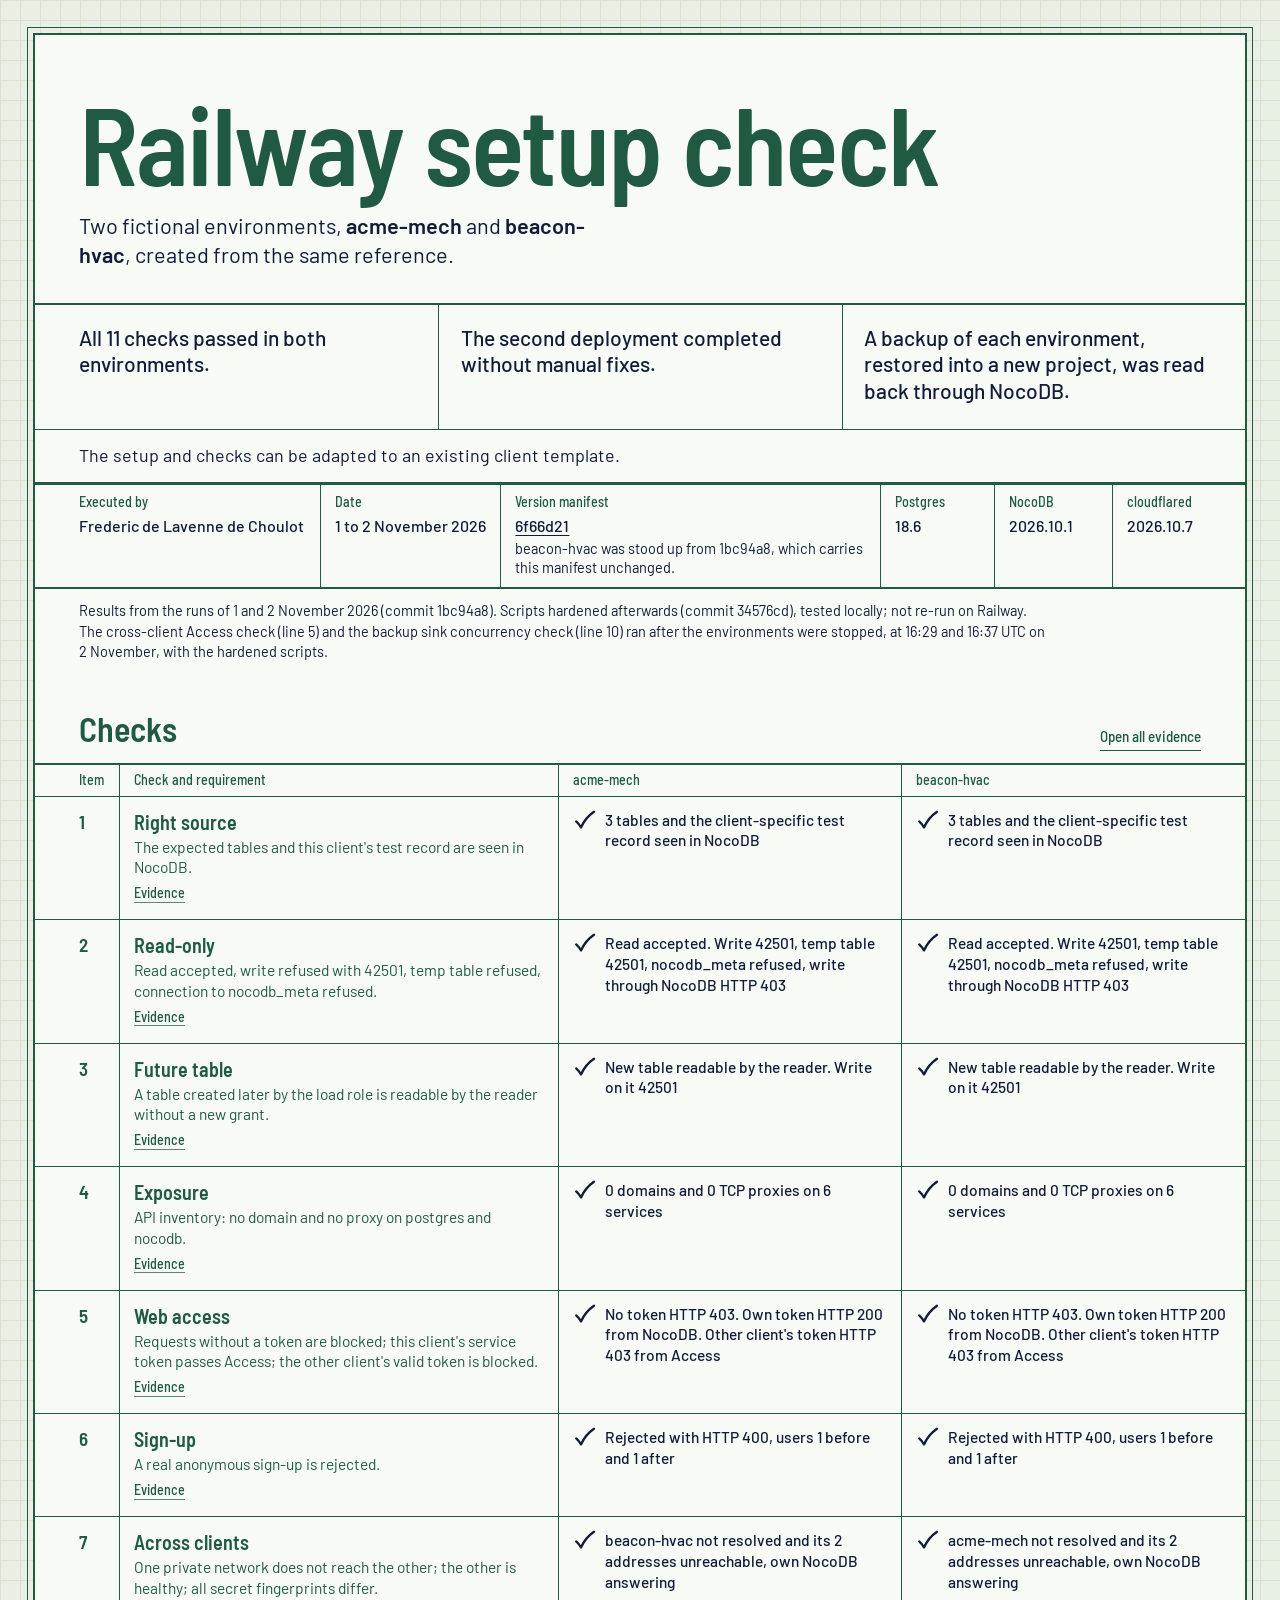
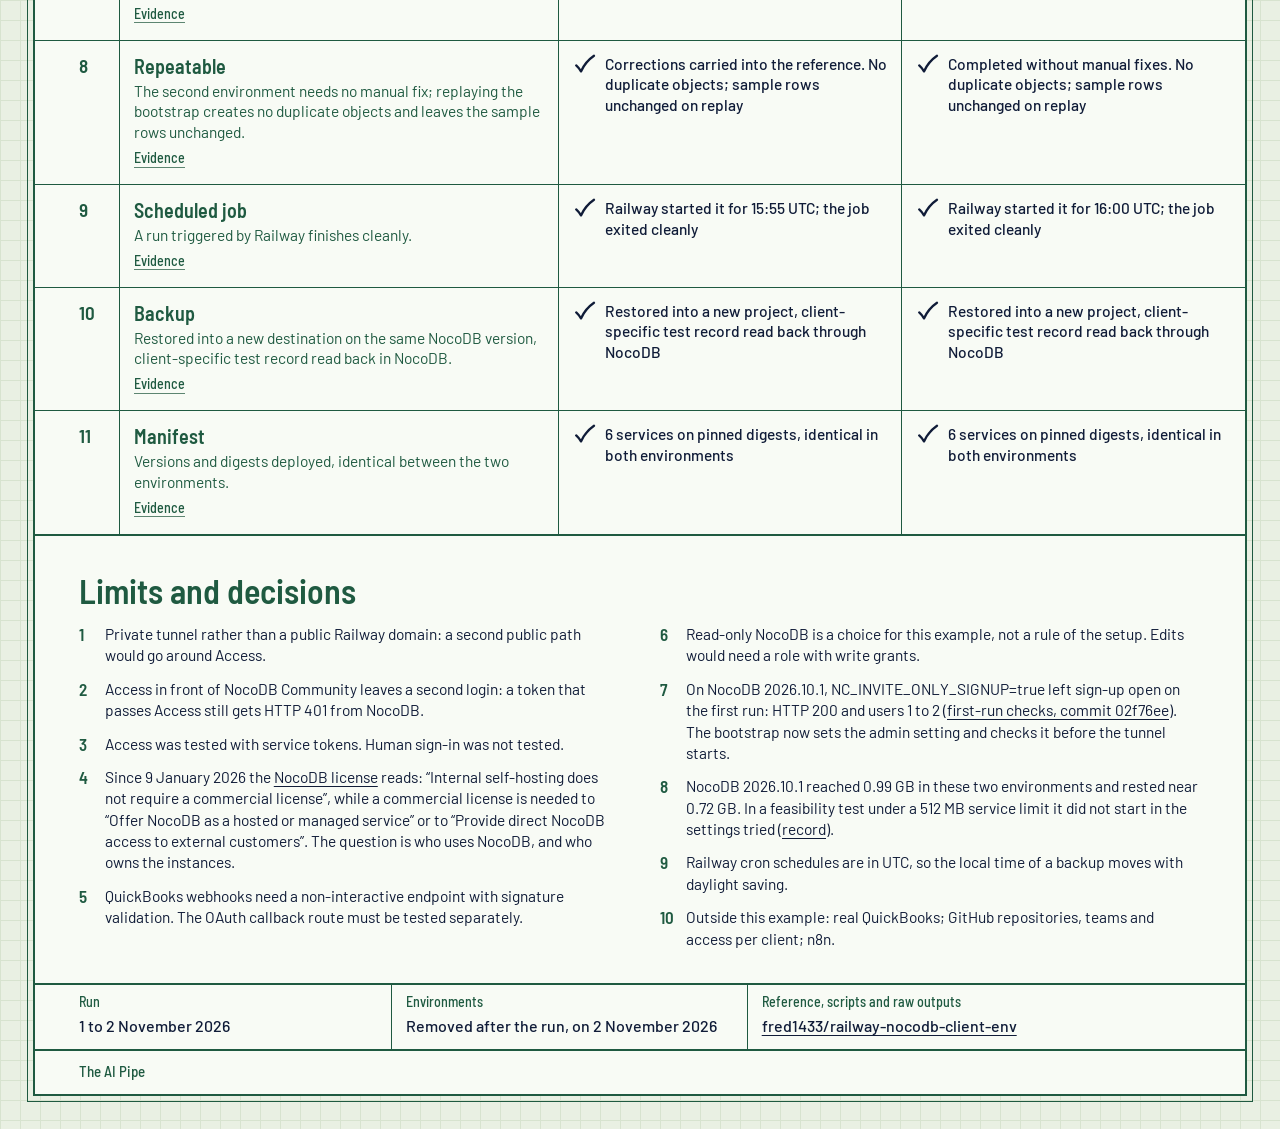
<file: page/site/index.html>
<!doctype html>
<html lang="en">
<head>
<meta charset="utf-8">
<meta name="viewport" content="width=device-width, initial-scale=1">
<meta name="robots" content="noindex, nofollow">
<title>Railway setup check</title>
<meta name="description" content="Two fictional client environments created from the same reference, checked on Railway, then removed.">
<link rel="icon" href="favicon.svg" type="image/svg+xml">
<link rel="icon" href="favicon.png" type="image/png">
<link rel="preconnect" href="https://fonts.googleapis.com">
<link rel="preconnect" href="https://fonts.gstatic.com" crossorigin>
<link href="https://fonts.googleapis.com/css2?family=Barlow:ital,wght@0,400;0,500;0,600;1,400&family=Barlow+Semi+Condensed:wght@500;600&family=IBM+Plex+Mono:wght@400&display=swap" rel="stylesheet">
<link rel="stylesheet" href="style.css">
</head>
<body>
<main class="sheet">
  <header class="title">
    <h1>Railway setup check</h1>
    <p class="scope">Two fictional environments, <b>acme-mech</b> and <b>beacon-hvac</b>, created from the same reference.</p>
  </header>

  <section class="findings" aria-label="Results">
    <p class="finding">All 11 checks passed in both environments.</p>
    <p class="finding">The second deployment completed without manual fixes.</p>
    <p class="finding">A backup of each environment, restored into a new project, was read back through NocoDB.</p>
  </section>
  <p class="adapt">The setup and checks can be adapted to an existing client template.</p>

  <dl class="fields">
    <div><dt>Executed by</dt><dd>Frederic de Lavenne de Choulot</dd></div>
    <div><dt>Date</dt><dd>1 to 2 November 2026</dd></div>
    <div class="wide"><dt>Version manifest</dt><dd><a href="https://github.com/fred1433/railway-nocodb-client-env/blob/6f66d21/reference/versions.lock.json">6f66d21</a> <span class="aside">beacon-hvac was stood up from 1bc94a8, which carries this manifest unchanged.</span></dd></div>
    <div><dt>Postgres</dt><dd>18.6</dd></div>
    <div><dt>NocoDB</dt><dd>2026.10.1</dd></div>
    <div><dt>cloudflared</dt><dd>2026.10.7</dd></div>
  </dl>
  <p class="provenance">Results from the runs of 1 and 2 November 2026 (commit 1bc94a8). Scripts hardened afterwards (commit 34576cd), tested locally; not re-run on Railway. The cross-client Access check (line 5) and the backup sink concurrency check (line 10) ran after the environments were stopped, at 16:29 and 16:37 UTC on 2 November, with the hardened scripts.</p>

  <section class="checks" aria-label="Checks">
    <div class="checks-head">
      <h2>Checks</h2>
      <button type="button" id="toggle-all" aria-pressed="false">Open all evidence</button>
    </div>
    <div class="row-head" aria-hidden="true">
      <span>Item</span><span>Check and requirement</span><span>acme-mech</span><span>beacon-hvac</span>
    </div>
    <details class="row">
      <summary>
        <span class="num">1</span>
        <span class="what"><h3>Right source</h3><p>The expected tables and this client&#x27;s test record are seen in NocoDB.</p><span class="open">Evidence</span></span>
        <span class="cell cell-a"><svg viewBox="0 0 24 22" aria-hidden="true"><path d="M3.2 12.4c1.7 1.5 3.3 3.4 4.8 6 3-6.6 7.3-11.7 13-15.6" fill="none" stroke="currentColor" stroke-width="2.3" stroke-linecap="round" stroke-linejoin="round"/></svg><span><span class="client-tag">acme-mech</span>3 tables and the client-specific test record seen in NocoDB</span></span>
        <span class="cell cell-b"><svg viewBox="0 0 24 22" aria-hidden="true"><path d="M3.2 12.4c1.7 1.5 3.3 3.4 4.8 6 3-6.6 7.3-11.7 13-15.6" fill="none" stroke="currentColor" stroke-width="2.3" stroke-linecap="round" stroke-linejoin="round"/></svg><span><span class="client-tag">beacon-hvac</span>3 tables and the client-specific test record seen in NocoDB</span></span>
      </summary>
      <div class="evidence">
        <div class="ev-col"><h4>acme-mech</h4><div class="ev"><div class="req">accounts, client_marker, monthly_close</div><div class="obs">accounts, client_marker, monthly_close</div><code>GET /api/v2/meta/bases/{base}/tables</code></div><div class="ev"><div class="req">client-specific test record</div><div class="obs">acme-mech witness row 0001</div><code>GET /api/v2/tables/{client_marker}/records</code></div></div>
        <div class="ev-col"><h4>beacon-hvac</h4><div class="ev"><div class="req">accounts, client_marker, monthly_close</div><div class="obs">accounts, client_marker, monthly_close</div><code>GET /api/v2/meta/bases/{base}/tables</code></div><div class="ev"><div class="req">client-specific test record</div><div class="obs">beacon-hvac witness row 0001</div><code>GET /api/v2/tables/{client_marker}/records</code></div></div>
      </div>
    </details>
<details class="row">
      <summary>
        <span class="num">2</span>
        <span class="what"><h3>Read-only</h3><p>Read accepted, write refused with 42501, temp table refused, connection to nocodb_meta refused.</p><span class="open">Evidence</span></span>
        <span class="cell cell-a"><svg viewBox="0 0 24 22" aria-hidden="true"><path d="M3.2 12.4c1.7 1.5 3.3 3.4 4.8 6 3-6.6 7.3-11.7 13-15.6" fill="none" stroke="currentColor" stroke-width="2.3" stroke-linecap="round" stroke-linejoin="round"/></svg><span><span class="client-tag">acme-mech</span>Read accepted. Write 42501, temp table 42501, nocodb_meta refused, write through NocoDB HTTP 403</span></span>
        <span class="cell cell-b"><svg viewBox="0 0 24 22" aria-hidden="true"><path d="M3.2 12.4c1.7 1.5 3.3 3.4 4.8 6 3-6.6 7.3-11.7 13-15.6" fill="none" stroke="currentColor" stroke-width="2.3" stroke-linecap="round" stroke-linejoin="round"/></svg><span><span class="client-tag">beacon-hvac</span>Read accepted. Write 42501, temp table 42501, nocodb_meta refused, write through NocoDB HTTP 403</span></span>
      </summary>
      <div class="evidence">
        <div class="ev-col"><h4>acme-mech</h4><div class="ev"><div class="req">the client-specific test record is readable</div><div class="obs">acme-mech witness row 0001</div><code>SELECT marker FROM client_marker</code></div><div class="ev"><div class="req">42501</div><div class="obs">42501 permission denied for table accounts</div><code>INSERT INTO accounts</code></div><div class="ev"><div class="req">42501</div><div class="obs">42501 permission denied to create temporary tables in database &quot;client_data&quot;</div><code>CREATE TEMP TABLE</code></div><div class="ev"><div class="req">connection refused by the server</div><div class="obs">FATAL:  permission denied for database &quot;nocodb_meta&quot;</div><code>connect as nocodb_reader to nocodb_meta</code></div><div class="ev"><div class="req">write through NocoDB refused</div><div class="obs">HTTP 403 ERR_FORBIDDEN: Forbidden - Source &#x27;client_data_ro&#x27; is read-only</div><code>POST /api/v2/tables/{accounts}/records</code></div></div>
        <div class="ev-col"><h4>beacon-hvac</h4><div class="ev"><div class="req">the client-specific test record is readable</div><div class="obs">beacon-hvac witness row 0001</div><code>SELECT marker FROM client_marker</code></div><div class="ev"><div class="req">42501</div><div class="obs">42501 permission denied for table accounts</div><code>INSERT INTO accounts</code></div><div class="ev"><div class="req">42501</div><div class="obs">42501 permission denied to create temporary tables in database &quot;client_data&quot;</div><code>CREATE TEMP TABLE</code></div><div class="ev"><div class="req">connection refused by the server</div><div class="obs">FATAL:  permission denied for database &quot;nocodb_meta&quot;</div><code>connect as nocodb_reader to nocodb_meta</code></div><div class="ev"><div class="req">write through NocoDB refused</div><div class="obs">HTTP 403 ERR_FORBIDDEN: Forbidden - Source &#x27;client_data_ro&#x27; is read-only</div><code>POST /api/v2/tables/{accounts}/records</code></div></div>
      </div>
    </details>
<details class="row">
      <summary>
        <span class="num">3</span>
        <span class="what"><h3>Future table</h3><p>A table created later by the load role is readable by the reader without a new grant.</p><span class="open">Evidence</span></span>
        <span class="cell cell-a"><svg viewBox="0 0 24 22" aria-hidden="true"><path d="M3.2 12.4c1.7 1.5 3.3 3.4 4.8 6 3-6.6 7.3-11.7 13-15.6" fill="none" stroke="currentColor" stroke-width="2.3" stroke-linecap="round" stroke-linejoin="round"/></svg><span><span class="client-tag">acme-mech</span>New table readable by the reader. Write on it 42501</span></span>
        <span class="cell cell-b"><svg viewBox="0 0 24 22" aria-hidden="true"><path d="M3.2 12.4c1.7 1.5 3.3 3.4 4.8 6 3-6.6 7.3-11.7 13-15.6" fill="none" stroke="currentColor" stroke-width="2.3" stroke-linecap="round" stroke-linejoin="round"/></svg><span><span class="client-tag">beacon-hvac</span>New table readable by the reader. Write on it 42501</span></span>
      </summary>
      <div class="evidence">
        <div class="ev-col"><h4>acme-mech</h4><div class="ev"><div class="req">row readable by the reader</div><div class="obs">nocodb_reader read the row that client_loader inserted after the grants</div><code>client_loader: CREATE TABLE; nocodb_reader: SELECT</code></div><div class="ev"><div class="req">42501</div><div class="obs">42501 permission denied for table future_probe_1793634574</div><code>nocodb_reader: INSERT on the new table</code></div></div>
        <div class="ev-col"><h4>beacon-hvac</h4><div class="ev"><div class="req">row readable by the reader</div><div class="obs">nocodb_reader read the row that client_loader inserted after the grants</div><code>client_loader: CREATE TABLE; nocodb_reader: SELECT</code></div><div class="ev"><div class="req">42501</div><div class="obs">42501 permission denied for table future_probe_1793634596</div><code>nocodb_reader: INSERT on the new table</code></div></div>
      </div>
    </details>
<details class="row">
      <summary>
        <span class="num">4</span>
        <span class="what"><h3>Exposure</h3><p>API inventory: no domain and no proxy on postgres and nocodb.</p><span class="open">Evidence</span></span>
        <span class="cell cell-a"><svg viewBox="0 0 24 22" aria-hidden="true"><path d="M3.2 12.4c1.7 1.5 3.3 3.4 4.8 6 3-6.6 7.3-11.7 13-15.6" fill="none" stroke="currentColor" stroke-width="2.3" stroke-linecap="round" stroke-linejoin="round"/></svg><span><span class="client-tag">acme-mech</span>0 domains and 0 TCP proxies on 6 services</span></span>
        <span class="cell cell-b"><svg viewBox="0 0 24 22" aria-hidden="true"><path d="M3.2 12.4c1.7 1.5 3.3 3.4 4.8 6 3-6.6 7.3-11.7 13-15.6" fill="none" stroke="currentColor" stroke-width="2.3" stroke-linecap="round" stroke-linejoin="round"/></svg><span><span class="client-tag">beacon-hvac</span>0 domains and 0 TCP proxies on 6 services</span></span>
      </summary>
      <div class="evidence">
        <div class="ev-col"><h4>acme-mech</h4><div class="ev"><div class="req">no domain and no proxy on postgres and nocodb</div><div class="obs">read from the Railway API at 2026-11-02 16:04:50 UTC</div><code>GraphQL: domains and tcpProxies, per service</code><pre>backup: 0 domains, 0 TCP proxies
bootstrap: 0 domains, 0 TCP proxies
checks: 0 domains, 0 TCP proxies
cloudflared: 0 domains, 0 TCP proxies
nocodb: 0 domains, 0 TCP proxies
postgres: 0 domains, 0 TCP proxies</pre></div></div>
        <div class="ev-col"><h4>beacon-hvac</h4><div class="ev"><div class="req">no domain and no proxy on postgres and nocodb</div><div class="obs">read from the Railway API at 2026-11-02 16:04:50 UTC</div><code>GraphQL: domains and tcpProxies, per service</code><pre>backup: 0 domains, 0 TCP proxies
bootstrap: 0 domains, 0 TCP proxies
checks: 0 domains, 0 TCP proxies
cloudflared: 0 domains, 0 TCP proxies
nocodb: 0 domains, 0 TCP proxies
postgres: 0 domains, 0 TCP proxies</pre></div></div>
      </div>
    </details>
<details class="row">
      <summary>
        <span class="num">5</span>
        <span class="what"><h3>Web access</h3><p>Requests without a token are blocked; this client&#x27;s service token passes Access; the other client&#x27;s valid token is blocked.</p><span class="open">Evidence</span></span>
        <span class="cell cell-a"><svg viewBox="0 0 24 22" aria-hidden="true"><path d="M3.2 12.4c1.7 1.5 3.3 3.4 4.8 6 3-6.6 7.3-11.7 13-15.6" fill="none" stroke="currentColor" stroke-width="2.3" stroke-linecap="round" stroke-linejoin="round"/></svg><span><span class="client-tag">acme-mech</span>No token HTTP 403. Own token HTTP 200 from NocoDB. Other client&#x27;s token HTTP 403 from Access</span></span>
        <span class="cell cell-b"><svg viewBox="0 0 24 22" aria-hidden="true"><path d="M3.2 12.4c1.7 1.5 3.3 3.4 4.8 6 3-6.6 7.3-11.7 13-15.6" fill="none" stroke="currentColor" stroke-width="2.3" stroke-linecap="round" stroke-linejoin="round"/></svg><span><span class="client-tag">beacon-hvac</span>No token HTTP 403. Own token HTTP 200 from NocoDB. Other client&#x27;s token HTTP 403 from Access</span></span>
      </summary>
      <div class="evidence">
        <div class="ev-col"><h4>acme-mech</h4><div class="ev"><div class="req">request without a token blocked</div><div class="obs">HTTP 403, no redirect</div><code>GET https://railway-check-a.theaipipe.com/api/v1/health; checked at 2026-11-02 15:50:46 UTC, environments running</code></div><div class="ev"><div class="req">this client&#x27;s service token passes Access and NocoDB answers</div><div class="obs">HTTP 200, NocoDB health OK, up 146 s</div><code>same request with the allowed service token</code></div><div class="ev"><div class="req">the other client&#x27;s valid service token blocked by Access</div><div class="obs">HTTP 403, refused by Cloudflare Access</div><code>same request with the other client&#x27;s service token; checked at 2026-11-02 16:29:06 UTC, environments stopped</code><pre>at the same time:
no token: HTTP 403, refused by Cloudflare Access
this client&#x27;s token: HTTP 530, passed Access, Cloudflare reports the tunnel origin down (error code: 1033)</pre></div><div class="ev"><div class="req">a token in no policy refused (same 403 as an invalid token)</div><div class="obs">HTTP 403, no redirect</div><code>same request with a valid token outside the policy</code></div></div>
        <div class="ev-col"><h4>beacon-hvac</h4><div class="ev"><div class="req">request without a token blocked</div><div class="obs">HTTP 403, no redirect</div><code>GET https://railway-check-b.theaipipe.com/api/v1/health; checked at 2026-11-02 15:50:49 UTC, environments running</code></div><div class="ev"><div class="req">this client&#x27;s service token passes Access and NocoDB answers</div><div class="obs">HTTP 200, NocoDB health OK, up 243 s</div><code>same request with the allowed service token</code></div><div class="ev"><div class="req">the other client&#x27;s valid service token blocked by Access</div><div class="obs">HTTP 403, refused by Cloudflare Access</div><code>same request with the other client&#x27;s service token; checked at 2026-11-02 16:29:07 UTC, environments stopped</code><pre>at the same time:
no token: HTTP 403, refused by Cloudflare Access
this client&#x27;s token: HTTP 530, passed Access, Cloudflare reports the tunnel origin down (error code: 1033)</pre></div><div class="ev"><div class="req">a token in no policy refused (same 403 as an invalid token)</div><div class="obs">HTTP 403, no redirect</div><code>same request with a valid token outside the policy</code></div></div>
      </div>
    </details>
<details class="row">
      <summary>
        <span class="num">6</span>
        <span class="what"><h3>Sign-up</h3><p>A real anonymous sign-up is rejected.</p><span class="open">Evidence</span></span>
        <span class="cell cell-a"><svg viewBox="0 0 24 22" aria-hidden="true"><path d="M3.2 12.4c1.7 1.5 3.3 3.4 4.8 6 3-6.6 7.3-11.7 13-15.6" fill="none" stroke="currentColor" stroke-width="2.3" stroke-linecap="round" stroke-linejoin="round"/></svg><span><span class="client-tag">acme-mech</span>Rejected with HTTP 400, users 1 before and 1 after</span></span>
        <span class="cell cell-b"><svg viewBox="0 0 24 22" aria-hidden="true"><path d="M3.2 12.4c1.7 1.5 3.3 3.4 4.8 6 3-6.6 7.3-11.7 13-15.6" fill="none" stroke="currentColor" stroke-width="2.3" stroke-linecap="round" stroke-linejoin="round"/></svg><span><span class="client-tag">beacon-hvac</span>Rejected with HTTP 400, users 1 before and 1 after</span></span>
      </summary>
      <div class="evidence">
        <div class="ev-col"><h4>acme-mech</h4><div class="ev"><div class="req">admin sign-in answers 200</div><div class="obs">HTTP 200</div><code>POST /api/v1/auth/user/signin (admin)</code></div><div class="ev"><div class="req">anonymous sign-up rejected, user count unchanged</div><div class="obs">HTTP 400 “Not allowed to signup, contact super admin.” Users 1 before, 1 after.</div><code>POST /api/v1/auth/user/signup</code></div></div>
        <div class="ev-col"><h4>beacon-hvac</h4><div class="ev"><div class="req">admin sign-in answers 200</div><div class="obs">HTTP 200</div><code>POST /api/v1/auth/user/signin (admin)</code></div><div class="ev"><div class="req">anonymous sign-up rejected, user count unchanged</div><div class="obs">HTTP 400 “Not allowed to signup, contact super admin.” Users 1 before, 1 after.</div><code>POST /api/v1/auth/user/signup</code></div></div>
      </div>
    </details>
<details class="row">
      <summary>
        <span class="num">7</span>
        <span class="what"><h3>Across clients</h3><p>One private network does not reach the other; the other is healthy; all secret fingerprints differ.</p><span class="open">Evidence</span></span>
        <span class="cell cell-a"><svg viewBox="0 0 24 22" aria-hidden="true"><path d="M3.2 12.4c1.7 1.5 3.3 3.4 4.8 6 3-6.6 7.3-11.7 13-15.6" fill="none" stroke="currentColor" stroke-width="2.3" stroke-linecap="round" stroke-linejoin="round"/></svg><span><span class="client-tag">acme-mech</span>beacon-hvac not resolved and its 2 addresses unreachable, own NocoDB answering</span></span>
        <span class="cell cell-b"><svg viewBox="0 0 24 22" aria-hidden="true"><path d="M3.2 12.4c1.7 1.5 3.3 3.4 4.8 6 3-6.6 7.3-11.7 13-15.6" fill="none" stroke="currentColor" stroke-width="2.3" stroke-linecap="round" stroke-linejoin="round"/></svg><span><span class="client-tag">beacon-hvac</span>acme-mech not resolved and its 2 addresses unreachable, own NocoDB answering</span></span>
      </summary>
      <div class="evidence">
        <div class="ev-col"><h4>acme-mech</h4><div class="ev"><div class="req">own private host resolves and answers</div><div class="obs">resolves to 10.139.159.228, fd12:aa30:b056:1:d000:143:f20b:9fe4; port 8080 connected</div><code>getaddrinfo nocodb-acme-mech.railway.internal; connect :8080</code></div><div class="ev"><div class="req">peer private host does not resolve</div><div class="obs">not resolved (name or service not known)</div><code>getaddrinfo nocodb-beacon-hvac.railway.internal</code></div><div class="ev"><div class="req">peer private address not reachable</div><div class="obs">10.246.62.147: timed out</div><code>connect 10.246.62.147:8080</code></div><div class="ev"><div class="req">peer private address not reachable</div><div class="obs">fd12:994f:2828:1:d000:92:d3f6:3e93: network is unreachable</div><code>connect fd12:994f:2828:1:d000:92:d3f6:3e93:8080</code></div><div class="ev"><div class="req">all secret fingerprints differ</div><div class="obs">22 distinct of 22, 0 shared between clients</div><code>sha256(run id + value), first 12 hex characters</code><pre>BACKUP_PASSWORD: 2032785b3291
BACKUP_SINK_TOKEN: c6514b4d168e
LOADER_PASSWORD: 588d685cc464
NC_ADMIN_PASSWORD: f73035027f39
NC_AUTH_JWT_SECRET: 047730e74e4a
NC_CONNECTION_ENCRYPT_KEY: bcbbe600d099
NC_DB: 8212c9f5e4fc
NC_META_PASSWORD: 043081556952
NC_READER_PASSWORD: 389d72ba227d
POSTGRES_PASSWORD: 051a1315742f
TUNNEL_TOKEN: df0500f852d4</pre></div></div>
        <div class="ev-col"><h4>beacon-hvac</h4><div class="ev"><div class="req">own private host resolves and answers</div><div class="obs">resolves to 10.246.62.147, fd12:994f:2828:1:d000:92:d3f6:3e93; port 8080 connected</div><code>getaddrinfo nocodb-beacon-hvac.railway.internal; connect :8080</code></div><div class="ev"><div class="req">peer private host does not resolve</div><div class="obs">not resolved (name or service not known)</div><code>getaddrinfo nocodb-acme-mech.railway.internal</code></div><div class="ev"><div class="req">peer private address not reachable</div><div class="obs">10.139.159.228: timed out</div><code>connect 10.139.159.228:8080</code></div><div class="ev"><div class="req">peer private address not reachable</div><div class="obs">fd12:aa30:b056:1:d000:143:f20b:9fe4: network is unreachable</div><code>connect fd12:aa30:b056:1:d000:143:f20b:9fe4:8080</code></div><div class="ev"><div class="req">all secret fingerprints differ</div><div class="obs">22 distinct of 22, 0 shared between clients</div><code>sha256(run id + value), first 12 hex characters</code><pre>BACKUP_PASSWORD: 10520e5aba4e
BACKUP_SINK_TOKEN: e9ace5274ed8
LOADER_PASSWORD: 03280fcb08ed
NC_ADMIN_PASSWORD: 07324d173e39
NC_AUTH_JWT_SECRET: 991b75ad2cd3
NC_CONNECTION_ENCRYPT_KEY: 07560ba4c91a
NC_DB: 463c9d46819d
NC_META_PASSWORD: 6add21602252
NC_READER_PASSWORD: 2b6de3ed1593
POSTGRES_PASSWORD: 0d161ba17255
TUNNEL_TOKEN: 2e78a5438ded</pre></div></div>
      </div>
    </details>
<details class="row">
      <summary>
        <span class="num">8</span>
        <span class="what"><h3>Repeatable</h3><p>The second environment needs no manual fix; replaying the bootstrap creates no duplicate objects and leaves the sample rows unchanged.</p><span class="open">Evidence</span></span>
        <span class="cell cell-a"><svg viewBox="0 0 24 22" aria-hidden="true"><path d="M3.2 12.4c1.7 1.5 3.3 3.4 4.8 6 3-6.6 7.3-11.7 13-15.6" fill="none" stroke="currentColor" stroke-width="2.3" stroke-linecap="round" stroke-linejoin="round"/></svg><span><span class="client-tag">acme-mech</span>Corrections carried into the reference. No duplicate objects; sample rows unchanged on replay</span></span>
        <span class="cell cell-b"><svg viewBox="0 0 24 22" aria-hidden="true"><path d="M3.2 12.4c1.7 1.5 3.3 3.4 4.8 6 3-6.6 7.3-11.7 13-15.6" fill="none" stroke="currentColor" stroke-width="2.3" stroke-linecap="round" stroke-linejoin="round"/></svg><span><span class="client-tag">beacon-hvac</span>Completed without manual fixes. No duplicate objects; sample rows unchanged on replay</span></span>
      </summary>
      <div class="evidence">
        <div class="ev-col"><h4>acme-mech</h4><div class="ev"><div class="req">bootstrap replayed: no duplicate objects, sample rows unchanged</div><div class="obs">state digest before 6133aaed332a5d24, after 6133aaed332a5d24; objects created on replay: 0</div><code>redeploy the bootstrap service; the digest covers roles, databases, NocoDB objects and the sample rows</code></div></div>
        <div class="ev-col"><h4>beacon-hvac</h4><div class="ev"><div class="req">stood up from the final reference without manual fixes</div><div class="obs">exit code 0 from an empty project, commit 1bc94a8</div><code>python3 provision/provision.py up beacon-hvac</code></div><div class="ev"><div class="req">earlier attempt, on a previous commit</div><div class="obs">stopped at 2026-11-01 15:38:16 UTC by Railway: You&#x27;ve hit the service creation limit for new accounts (25 services per day).</div><code>Railway account limit. Before the next attempt the reference was corrected: project lookup by workspace, database grants after a restore.</code></div><div class="ev"><div class="req">only identifier, domain and secrets differ</div><div class="obs">0 differences left once those are masked</div><code>normalized service settings and variables compared</code></div><div class="ev"><div class="req">bootstrap replayed: no duplicate objects, sample rows unchanged</div><div class="obs">state digest before d17a377294161701, after d17a377294161701; objects created on replay: 0</div><code>redeploy the bootstrap service; the digest covers roles, databases, NocoDB objects and the sample rows</code></div></div>
      </div>
    </details>
<details class="row">
      <summary>
        <span class="num">9</span>
        <span class="what"><h3>Scheduled job</h3><p>A run triggered by Railway finishes cleanly.</p><span class="open">Evidence</span></span>
        <span class="cell cell-a"><svg viewBox="0 0 24 22" aria-hidden="true"><path d="M3.2 12.4c1.7 1.5 3.3 3.4 4.8 6 3-6.6 7.3-11.7 13-15.6" fill="none" stroke="currentColor" stroke-width="2.3" stroke-linecap="round" stroke-linejoin="round"/></svg><span><span class="client-tag">acme-mech</span>Railway started it for 15:55 UTC; the job exited cleanly</span></span>
        <span class="cell cell-b"><svg viewBox="0 0 24 22" aria-hidden="true"><path d="M3.2 12.4c1.7 1.5 3.3 3.4 4.8 6 3-6.6 7.3-11.7 13-15.6" fill="none" stroke="currentColor" stroke-width="2.3" stroke-linecap="round" stroke-linejoin="round"/></svg><span><span class="client-tag">beacon-hvac</span>Railway started it for 16:00 UTC; the job exited cleanly</span></span>
      </summary>
      <div class="evidence">
        <div class="ev-col"><h4>acme-mech</h4><div class="ev"><div class="req">run triggered by Railway, clean finish</div><div class="obs">scheduled for 2026-11-02 15:55 UTC, container started 2026-11-02 15:55:17 UTC, deployment status SUCCESS</div><code>cron */5 * * * * for the test, back to 17 8 * * * UTC afterwards</code><pre>{
 &quot;age_header&quot;: &quot;age-encryption.org/v1&quot;,
 &quot;dumps&quot;: {
  &quot;client_data&quot;: 5311,
  &quot;nocodb_meta&quot;: 545069
 },
 &quot;encrypted_bytes&quot;: 563528,
 &quot;job&quot;: &quot;backup&quot;,
 &quot;key&quot;: &quot;acme-mech/20261102T155517Z.tar.age&quot;,
 &quot;ok&quot;: true,
 &quot;pg_dump&quot;: &quot;pg_dump (PostgreSQL) 18.6 (Debian 18.6-1.pgdg13+2)&quot;,
 &quot;sha256&quot;: &quot;0d003dd540b13694ad3c45c85e545bb65a50b2a1f8a0517b24f31c9aed436f80&quot;
}</pre></div></div>
        <div class="ev-col"><h4>beacon-hvac</h4><div class="ev"><div class="req">run triggered by Railway, clean finish</div><div class="obs">scheduled for 2026-11-02 16:00 UTC, container started 2026-11-02 16:01:01 UTC, deployment status SUCCESS</div><code>cron */5 * * * * for the test, back to 17 8 * * * UTC afterwards</code><pre>{
 &quot;age_header&quot;: &quot;age-encryption.org/v1&quot;,
 &quot;dumps&quot;: {
  &quot;client_data&quot;: 5314,
  &quot;nocodb_meta&quot;: 545020
 },
 &quot;encrypted_bytes&quot;: 563528,
 &quot;job&quot;: &quot;backup&quot;,
 &quot;key&quot;: &quot;beacon-hvac/20261102T160100Z.tar.age&quot;,
 &quot;ok&quot;: true,
 &quot;pg_dump&quot;: &quot;pg_dump (PostgreSQL) 18.6 (Debian 18.6-1.pgdg13+2)&quot;,
 &quot;sha256&quot;: &quot;c656d1d46787e362abc1aec617c335f4364a2a8108a454e57c7c3b42efaeb464&quot;
}</pre></div></div>
      </div>
    </details>
<details class="row">
      <summary>
        <span class="num">10</span>
        <span class="what"><h3>Backup</h3><p>Restored into a new destination on the same NocoDB version, client-specific test record read back in NocoDB.</p><span class="open">Evidence</span></span>
        <span class="cell cell-a"><svg viewBox="0 0 24 22" aria-hidden="true"><path d="M3.2 12.4c1.7 1.5 3.3 3.4 4.8 6 3-6.6 7.3-11.7 13-15.6" fill="none" stroke="currentColor" stroke-width="2.3" stroke-linecap="round" stroke-linejoin="round"/></svg><span><span class="client-tag">acme-mech</span>Restored into a new project, client-specific test record read back through NocoDB</span></span>
        <span class="cell cell-b"><svg viewBox="0 0 24 22" aria-hidden="true"><path d="M3.2 12.4c1.7 1.5 3.3 3.4 4.8 6 3-6.6 7.3-11.7 13-15.6" fill="none" stroke="currentColor" stroke-width="2.3" stroke-linecap="round" stroke-linejoin="round"/></svg><span><span class="client-tag">beacon-hvac</span>Restored into a new project, client-specific test record read back through NocoDB</span></span>
      </summary>
      <div class="evidence">
        <div class="ev-col"><h4>acme-mech</h4><div class="ev"><div class="req">encrypted, stored off Railway</div><div class="obs">HTTP 200; checksum matches; age header present; plain test-record text in the object: no</div><code>GET the object with the read token</code></div><div class="ev"><div class="req">environment can add a backup, not read or replace one</div><div class="obs">read with its token HTTP 403, replace HTTP 409</div><code>same object, write token</code></div><div class="ev"><div class="req">two uploads of one new key cannot both succeed</div><div class="obs">10 concurrent uploads: 1 accepted (201), 9 refused (409); content afterwards unchanged</div><code>sink redeployed with one conditional write, checked 2026-11-02 16:37 UTC on the test key acme-mech/concurrency-test-20261102T163749Z.bin, then deleted</code></div><div class="ev"><div class="req">client-specific test record read through the restored NocoDB</div><div class="obs">acme-mech witness row 0001, NocoDB 2026.10.1</div><code>new project acme-mech-restore, same image digests</code><pre>{
 &quot;backup_stamp&quot;: &quot;20261102T155517Z&quot;,
 &quot;job&quot;: &quot;restore&quot;,
 &quot;key&quot;: &quot;acme-mech/20261102T155517Z.tar.age&quot;,
 &quot;marker_sql&quot;: &quot;acme-mech witness row 0001&quot;,
 &quot;ok&quot;: true
}</pre></div></div>
        <div class="ev-col"><h4>beacon-hvac</h4><div class="ev"><div class="req">encrypted, stored off Railway</div><div class="obs">HTTP 200; checksum matches; age header present; plain test-record text in the object: no</div><code>GET the object with the read token</code></div><div class="ev"><div class="req">environment can add a backup, not read or replace one</div><div class="obs">read with its token HTTP 403, replace HTTP 409</div><code>same object, write token</code></div><div class="ev"><div class="req">two uploads of one new key cannot both succeed</div><div class="obs">10 concurrent uploads: 1 accepted (201), 9 refused (409); content afterwards unchanged</div><code>sink redeployed with one conditional write, checked 2026-11-02 16:37 UTC on the test key acme-mech/concurrency-test-20261102T163749Z.bin, then deleted</code></div><div class="ev"><div class="req">client-specific test record read through the restored NocoDB</div><div class="obs">beacon-hvac witness row 0001, NocoDB 2026.10.1</div><code>new project beacon-hvac-restore, same image digests</code><pre>{
 &quot;backup_stamp&quot;: &quot;20261102T160100Z&quot;,
 &quot;job&quot;: &quot;restore&quot;,
 &quot;key&quot;: &quot;beacon-hvac/20261102T160100Z.tar.age&quot;,
 &quot;marker_sql&quot;: &quot;beacon-hvac witness row 0001&quot;,
 &quot;ok&quot;: true
}</pre></div></div>
      </div>
    </details>
<details class="row">
      <summary>
        <span class="num">11</span>
        <span class="what"><h3>Manifest</h3><p>Versions and digests deployed, identical between the two environments.</p><span class="open">Evidence</span></span>
        <span class="cell cell-a"><svg viewBox="0 0 24 22" aria-hidden="true"><path d="M3.2 12.4c1.7 1.5 3.3 3.4 4.8 6 3-6.6 7.3-11.7 13-15.6" fill="none" stroke="currentColor" stroke-width="2.3" stroke-linecap="round" stroke-linejoin="round"/></svg><span><span class="client-tag">acme-mech</span>6 services on pinned digests, identical in both environments</span></span>
        <span class="cell cell-b"><svg viewBox="0 0 24 22" aria-hidden="true"><path d="M3.2 12.4c1.7 1.5 3.3 3.4 4.8 6 3-6.6 7.3-11.7 13-15.6" fill="none" stroke="currentColor" stroke-width="2.3" stroke-linecap="round" stroke-linejoin="round"/></svg><span><span class="client-tag">beacon-hvac</span>6 services on pinned digests, identical in both environments</span></span>
      </summary>
      <div class="evidence">
        <div class="ev-col"><h4>acme-mech</h4><div class="ev"><div class="req">versions and digests deployed, identical between A and B</div><div class="obs">identical in both environments: yes; match the version manifest: yes</div><code>deployment.meta.imageDigest, per service</code><pre>backup: ghcr.io/fred1433/railway-nocodb-client-env/ops
  deployed sha256:4b0b6301508a0993900229fcc4a7b0393f3d80c257c37977c97d1db61cf666f2
bootstrap: ghcr.io/fred1433/railway-nocodb-client-env/ops
  deployed sha256:4b0b6301508a0993900229fcc4a7b0393f3d80c257c37977c97d1db61cf666f2
checks: ghcr.io/fred1433/railway-nocodb-client-env/ops
  deployed sha256:4b0b6301508a0993900229fcc4a7b0393f3d80c257c37977c97d1db61cf666f2
cloudflared: cloudflare/cloudflared:2026.10.7
  deployed sha256:4955524aeaa379e154023d5a027c250f7b35041a2e7e950cf13f144bc9b9c5ba
nocodb: nocodb/nocodb:2026.10.1
  deployed sha256:8c2dd06896d95e750d55010e529972c22c1ee73b22dce321b1d2de2e7d5cd6ae
postgres: postgres:18.6
  deployed sha256:3a4264520e121176619f54ff867d12774bc81e95e7b84db58d63bccdb6144b81</pre></div><div class="ev"><div class="req">version reported by the running server</div><div class="obs">18.6 (Debian 18.6-1.pgdg13+2)</div><code>SHOW server_version</code></div><div class="ev"><div class="req">version reported by the running service</div><div class="obs">2026.10.1</div><code>GET /api/v1/version</code></div></div>
        <div class="ev-col"><h4>beacon-hvac</h4><div class="ev"><div class="req">versions and digests deployed, identical between A and B</div><div class="obs">identical in both environments: yes; match the version manifest: yes</div><code>deployment.meta.imageDigest, per service</code><pre>backup: ghcr.io/fred1433/railway-nocodb-client-env/ops
  deployed sha256:4b0b6301508a0993900229fcc4a7b0393f3d80c257c37977c97d1db61cf666f2
bootstrap: ghcr.io/fred1433/railway-nocodb-client-env/ops
  deployed sha256:4b0b6301508a0993900229fcc4a7b0393f3d80c257c37977c97d1db61cf666f2
checks: ghcr.io/fred1433/railway-nocodb-client-env/ops
  deployed sha256:4b0b6301508a0993900229fcc4a7b0393f3d80c257c37977c97d1db61cf666f2
cloudflared: cloudflare/cloudflared:2026.10.7
  deployed sha256:4955524aeaa379e154023d5a027c250f7b35041a2e7e950cf13f144bc9b9c5ba
nocodb: nocodb/nocodb:2026.10.1
  deployed sha256:8c2dd06896d95e750d55010e529972c22c1ee73b22dce321b1d2de2e7d5cd6ae
postgres: postgres:18.6
  deployed sha256:3a4264520e121176619f54ff867d12774bc81e95e7b84db58d63bccdb6144b81</pre></div><div class="ev"><div class="req">version reported by the running server</div><div class="obs">18.6 (Debian 18.6-1.pgdg13+2)</div><code>SHOW server_version</code></div><div class="ev"><div class="req">version reported by the running service</div><div class="obs">2026.10.1</div><code>GET /api/v1/version</code></div></div>
      </div>
    </details>
  </section>

  <section class="notes" aria-labelledby="notes-h">
    <h2 id="notes-h">Limits and decisions</h2>
    <ol>
      <li>Private tunnel rather than a public Railway domain: a second public path would go around Access.</li>
      <li>Access in front of NocoDB Community leaves a second login: a token that passes Access still gets HTTP 401 from NocoDB.</li>
      <li>Access was tested with service tokens. Human sign-in was not tested.</li>
      <li>Since 9 January 2026 the <a href="https://nocodb.com/docs/product-docs/getting-started/license">NocoDB license</a> reads: “Internal self-hosting does not require a commercial license”, while a commercial license is needed to “Offer NocoDB as a hosted or managed service” or to “Provide direct NocoDB access to external customers”. The question is who uses NocoDB, and who owns the instances.</li>
      <li>QuickBooks webhooks need a non-interactive endpoint with signature validation. The OAuth callback route must be tested separately.</li>
      <li>Read-only NocoDB is a choice for this example, not a rule of the setup. Edits would need a role with write grants.</li>
      <li>On NocoDB 2026.10.1, NC_INVITE_ONLY_SIGNUP=true left sign-up open on the first run: HTTP 200 and users 1 to 2 (<a href="https://github.com/fred1433/railway-nocodb-client-env/blob/02f76ee/runs/20261101/acme-mech/inside.json">first-run checks, commit 02f76ee</a>). The bootstrap now sets the admin setting and checks it before the tunnel starts.</li>
      <li>NocoDB 2026.10.1 reached 0.99 GB in these two environments and rested near 0.72 GB. In a feasibility test under a 512 MB service limit it did not start in the settings tried (<a href="https://github.com/fred1433/railway-nocodb-client-env/blob/main/runs/feasibility/nocodb_512mb.json">record</a>).</li>
      <li>Railway cron schedules are in UTC, so the local time of a backup moves with daylight saving.</li>
      <li>Outside this example: real QuickBooks; GitHub repositories, teams and access per client; n8n.</li>
    </ol>
  </section>

  <dl class="fields closing">
    <div><dt>Run</dt><dd>1 to 2 November 2026</dd></div>
    <div><dt>Environments</dt><dd>Removed after the run, on 2 November 2026</dd></div>
    <div><dt>Reference, scripts and raw outputs</dt><dd><a href="https://github.com/fred1433/railway-nocodb-client-env">fred1433/railway-nocodb-client-env</a></dd></div>
  </dl>

  <footer>
    <span>The AI Pipe</span>
  </footer>
</main>
<script src="page.js" defer></script>
</body>
</html>
</file>
<file: page/site/style.css>
:root {
  --paper: #e9f0e3;
  --grid: #d7e3cf;
  --sheet: #f8fbf5;
  --form: #1f5a41;
  --form-soft: #5d8571;
  --entry: #101c38;
  --fail: #a4261c;
  --gutter: clamp(16px, 3.4vw, 44px);
  color-scheme: light;
}
* { box-sizing: border-box; }
html { -webkit-text-size-adjust: 100%; }
body {
  margin: 0;
  padding: clamp(0px, 2.6vw, 36px);
  color: var(--entry);
  font: 400 16px/1.5 "Barlow", "Helvetica Neue", Arial, sans-serif;
  background-color: var(--paper);
  background-image:
    linear-gradient(var(--grid) 1px, transparent 1px),
    linear-gradient(90deg, var(--grid) 1px, transparent 1px);
  background-size: 20px 20px;
}
a { color: inherit; text-underline-offset: 3px; text-decoration-thickness: 1px; }
a:focus-visible, button:focus-visible, summary:focus-visible { outline: 2px solid var(--entry); outline-offset: 2px; }
h1, h2, p, dl, dd, ol { margin: 0; padding: 0; }

.sheet {
  max-width: 1240px;
  margin: 0 auto;
  background: var(--sheet);
  border: 2px solid var(--form);
  outline: 1px solid var(--form);
  outline-offset: 5px;
}

/* Printed part of the form: everything in --form. What was recorded: everything in --entry. */
.title { padding: clamp(28px, 4.4vw, 60px) var(--gutter) clamp(20px, 2.6vw, 34px); }
h1 {
  color: var(--form);
  font: 600 clamp(46px, 8.6vw, 118px)/.92 "Barlow Semi Condensed", "Arial Narrow", sans-serif;
  letter-spacing: -.015em;
}
.scope { margin-top: 18px; max-width: 46ch; font-size: clamp(18px, 1.7vw, 22px); line-height: 1.35; }
.scope b { font-weight: 600; }

.fields {
  display: grid;
  grid-template-columns: 1.5fr .95fr 2fr .6fr .62fr .7fr;
  border-top: 2px solid var(--form);
  border-bottom: 2px solid var(--form);
}
.fields > div { padding: 9px 14px 11px; border-left: 1px solid var(--form); min-width: 0; }
.fields > div:first-child { border-left: 0; padding-left: var(--gutter); }
dt { color: var(--form); font: 500 14px/1.2 "Barlow Semi Condensed", sans-serif; }
dd { margin-top: 3px; font-weight: 500; font-size: 16px; overflow-wrap: anywhere; }
dd .aside { display: block; margin-top: 1px; font-weight: 400; font-size: 14.5px; line-height: 1.3; }

.adapt { padding: 13px var(--gutter) 15px; font-size: clamp(17px, 1.4vw, 19px); line-height: 1.35; border-bottom: 1px solid var(--form); }
.provenance { padding: 11px var(--gutter) 13px; max-width: 132ch; font-size: 14.5px; line-height: 1.4; }

.findings { display: grid; grid-template-columns: repeat(3, 1fr); border-top: 2px solid var(--form); border-bottom: 1px solid var(--form); }
.finding { padding: 20px clamp(14px, 1.7vw, 22px) 24px; border-left: 1px solid var(--form); font-size: clamp(19px, 1.65vw, 22px); line-height: 1.26; font-weight: 500; }
.finding:first-child { border-left: 0; padding-left: var(--gutter); }

.checks-head { display: flex; justify-content: space-between; align-items: baseline; gap: 16px; padding: clamp(24px, 3vw, 36px) var(--gutter) 12px; }
h2 { color: var(--form); font: 600 clamp(26px, 2.8vw, 34px)/1.1 "Barlow Semi Condensed", sans-serif; }
button {
  padding: 3px 0;
  color: var(--form);
  background: none;
  border: 0;
  border-bottom: 1px solid var(--form);
  font: 500 15px/1.3 "Barlow Semi Condensed", sans-serif;
  cursor: pointer;
}

.row-head, .row > summary {
  display: grid;
  grid-template-columns: calc(var(--gutter) + 40px) minmax(0, 1.28fr) minmax(0, 1fr) minmax(0, 1fr);
}
.row-head { border-top: 2px solid var(--form); border-bottom: 1px solid var(--form); color: var(--form); font: 500 14px/1.2 "Barlow Semi Condensed", sans-serif; }
.row-head span { padding: 7px 14px; border-left: 1px solid var(--form); }
.row-head span:first-child { border-left: 0; padding-left: var(--gutter); }

.row { border-bottom: 1px solid var(--form); }
.row:last-of-type { border-bottom: 2px solid var(--form); }
.row > summary { list-style: none; cursor: pointer; }
.row > summary::-webkit-details-marker { display: none; }
.row > summary:hover .what h3 { text-decoration: underline; text-decoration-thickness: 1px; text-underline-offset: 3px; }
.num, .what, .cell { padding: 13px 14px 15px; border-left: 1px solid var(--form); min-width: 0; }
.num { border-left: 0; padding-left: var(--gutter); padding-right: 0; color: var(--form); font: 600 19px/1.3 "Barlow Semi Condensed", sans-serif; }
.what h3 { margin: 0; color: var(--form); font: 600 20px/1.2 "Barlow Semi Condensed", sans-serif; }
.what p { margin-top: 3px; color: var(--form); font-size: 15.5px; line-height: 1.34; }
.what .open { display: inline-block; margin-top: 7px; color: var(--form); font: 500 14px/1.2 "Barlow Semi Condensed", sans-serif; border-bottom: 1px solid var(--form-soft); }
.row[open] .what .open::after { content: " (close)"; }
.cell { display: grid; grid-template-columns: 26px minmax(0, 1fr); gap: 6px; align-items: start; font-size: 15.5px; line-height: 1.34; font-weight: 500; }
.cell svg { width: 24px; height: 22px; margin-top: -1px; color: var(--entry); }
.cell.bad, .cell.bad svg { color: var(--fail); }
.client-tag { display: none; }

.evidence { display: grid; grid-template-columns: repeat(2, minmax(0, 1fr)); border-top: 1px dashed var(--form-soft); background: #f1f6ed; }
.ev-col { padding: 14px 18px 18px; border-left: 1px solid var(--form); min-width: 0; }
.ev-col:first-child { border-left: 0; padding-left: var(--gutter); }
.ev-col h4 { margin: 0 0 8px; color: var(--form); font: 600 15px/1.2 "Barlow Semi Condensed", sans-serif; }
.ev { padding: 7px 0 9px; border-top: 1px solid var(--grid); font-size: 14.5px; line-height: 1.35; }
.ev:first-of-type { border-top: 0; padding-top: 0; }
.ev .req { color: var(--form); }
.ev .req::before { content: "Required: "; font-weight: 500; }
.ev .obs::before { content: "Recorded: "; font-weight: 400; }
.ev .obs { font-weight: 500; overflow-wrap: anywhere; }
.ev code, .ev pre { font: 400 12.5px/1.45 "IBM Plex Mono", Menlo, monospace; color: var(--form); }
.ev code { display: block; margin-top: 2px; overflow-wrap: anywhere; }
.ev pre { margin: 6px 0 0; padding: 8px 10px; max-height: 240px; overflow: auto; white-space: pre-wrap; overflow-wrap: anywhere; background: var(--sheet); border: 1px solid var(--grid); color: var(--entry); }

.notes { padding: clamp(24px, 3vw, 36px) var(--gutter) 30px; }
.notes ol { margin-top: 14px; columns: 2; column-gap: 40px; list-style: none; counter-reset: note; }
.notes li { break-inside: avoid; counter-increment: note; position: relative; padding: 0 0 12px 26px; font-size: 15.5px; line-height: 1.38; }
.notes li::before { content: counter(note); position: absolute; left: 0; top: 0; color: var(--form); font: 600 17px/1.3 "Barlow Semi Condensed", sans-serif; }
.notes { padding-bottom: 22px; }
.closing { grid-template-columns: 1fr 1fr 1.4fr; border-bottom: 0; }

footer {
  display: flex; justify-content: space-between; gap: 16px; flex-wrap: wrap;
  padding: 11px var(--gutter) 13px;
  border-top: 2px solid var(--form);
  color: var(--form);
  font: 500 15px/1.3 "Barlow Semi Condensed", sans-serif;
}

@media (max-width: 1000px) {
  .fields:not(.closing) { grid-template-columns: 1fr 1fr 1.4fr; }
  .fields:not(.closing) > div:nth-child(4) { border-left: 0; padding-left: var(--gutter); }
  .fields:not(.closing) > div:nth-child(n+4) { border-top: 1px solid var(--form); }
  .notes ol { columns: 1; }
}
@media (max-width: 720px) {
  body { padding: 0; font-size: 16px; }
  .sheet { border-width: 0 0 2px; outline: 0; }
  .fields { grid-template-columns: repeat(6, minmax(0, 1fr)); }
  .fields > div { padding: 8px 10px 9px; border-top: 1px solid var(--form); border-left: 1px solid var(--form); }
  .fields > div:first-child { grid-column: span 6; border-top: 0; border-left: 0; }
  .fields > div:nth-child(2) { grid-column: span 6; border-left: 0; padding-left: var(--gutter); }
  .fields > div:nth-child(3) { grid-column: span 6; border-left: 0; padding-left: var(--gutter); }
  .fields > div:nth-child(n+4) { grid-column: span 2; }
  .fields > div:nth-child(4) { border-left: 0; padding-left: var(--gutter); }
  .closing { grid-template-columns: 1fr; }
  .closing > div, .closing > div:first-child, .closing > div:nth-child(2), .closing > div:nth-child(3) { grid-column: auto; border-left: 0; padding-left: var(--gutter); border-top: 1px solid var(--form); }
  .closing > div:first-child { border-top: 0; }
  .findings { grid-template-columns: 1fr; }
  .finding, .finding:first-child { padding: 14px var(--gutter) 16px; border-left: 0; border-top: 1px solid var(--form); }
  .finding:first-child { border-top: 0; }
  .row-head { display: none; }
  .checks-head { padding-bottom: 12px; border-bottom: 2px solid var(--form); }
  .row > summary { grid-template-columns: 42px minmax(0, 1fr) minmax(0, 1fr); }
  .num { grid-row: 1; padding-left: var(--gutter); padding-right: 0; }
  .what { grid-column: 2 / -1; border-left: 0; padding: 13px var(--gutter) 11px 4px; }
  .cell { grid-column: span 2; border-left: 0; border-top: 1px solid var(--grid); padding: 8px var(--gutter) 9px; grid-template-columns: 26px minmax(0, 1fr); }
  .cell-a { grid-column: 1 / -1; }
  .cell-b { grid-column: 1 / -1; }
  .client-tag { display: block; color: var(--form); font: 500 14px/1.25 "Barlow Semi Condensed", sans-serif; }
  .evidence { grid-template-columns: 1fr; }
  .ev-col, .ev-col:first-child { border-left: 0; padding: 12px var(--gutter) 14px; border-top: 1px solid var(--grid); }
  .ev-col:first-child { border-top: 0; }
}
@media (prefers-reduced-motion: no-preference) {
  .row[open] .evidence { animation: unfold .16s ease-out; }
  @keyframes unfold { from { opacity: .4; } to { opacity: 1; } }
}
@media print {
  body { background: none; padding: 0; }
  .row .evidence { display: grid; }
}
</file>
